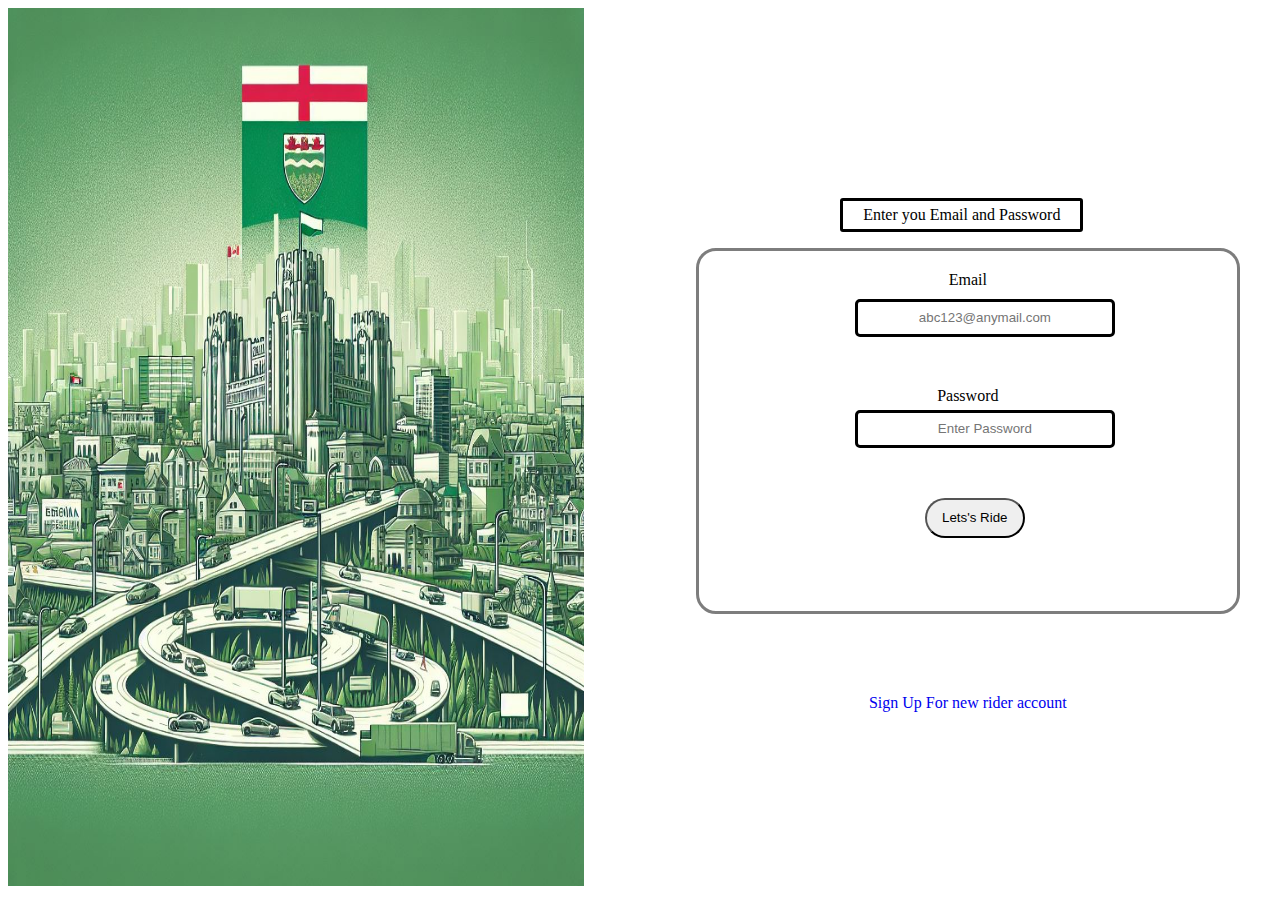
<file: index.html>
<!DOCTYPE html>
<html lang="en">
<head>
    <meta charset="UTF-8">
    <meta name="viewport" content="width=device-width, initial-scale=1.0">
    <title>LoginRiders</title>
    <link rel="StyleSheet" href="main.css">
    <link rel="shortcut icon" href="Imgs/favi.ico" type="image/x-icon">
    <script src="js/eventHandler.js"></script>
</head>
<body>

<div class="Container-class" id="Container-id">

    
    <div class="imageFlex">
      <img src="Imgs/MainBg.jpeg" class="imageClass">
    </div>

    <div class="loginFlex">
    <p class="advice" id="adviceBox">Enter you Email and Password</p>

     <form method="post" class="formSpace">
        <label class="emailClass">Email </label> <input type="textbox" placeholder="abc123@anymail.com" class="emailBox" id="loginEmail">
        
         <label class="passwordClass" >Password </label> <input type="password" placeholder="Enter Password" class="passwordBox" id="loginPassword">
        
        <button type="Submit" class="submitButton" >Lets's Ride</button>
        
     </form> 
     <a href="signUp.html" class="signUplink">Sign Up For new rider account</a>
    </div>
</div>


    
</body>
<script src="js/index.js"></script>
</html>
</file>
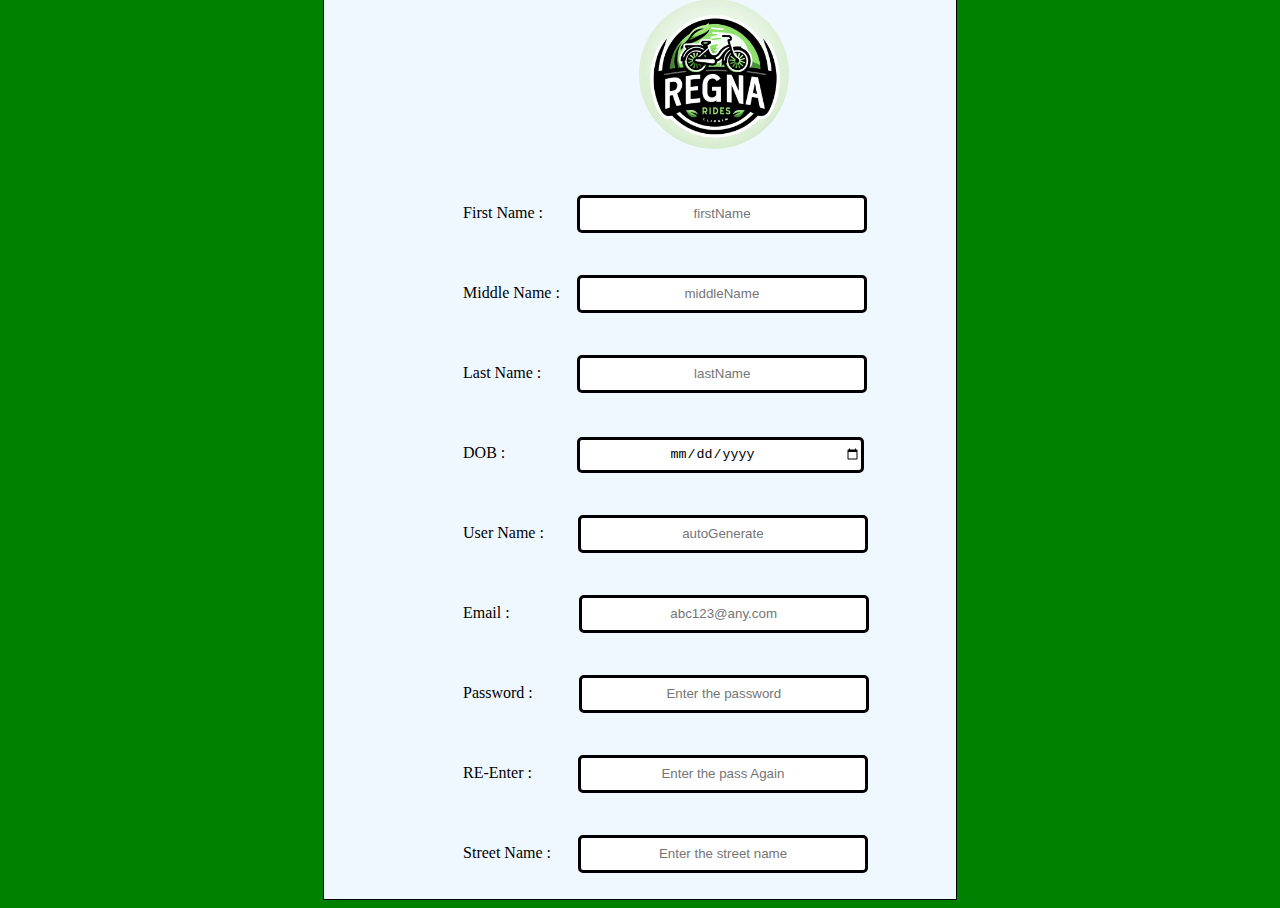
<file: signUp.html>
<!DOCTYPE html>
<html lang="en">
<head>
    <meta charset="UTF-8">
    <meta name="viewport" content="width=device-width, initial-scale=1.0">
    <title>SignUpRider</title>
    <link rel="StyleSheet" href="main.css">
    <link rel="shortcut icon" href="Imgs/favi.ico" type="image/x-icon">
    <script src="js/eventHandler.js"></script>
</head>
<body class="bodyContainer">
    
    <div class="signUpContainer">
        <img src="Imgs/Logo.jpeg" height="150px" class="RRLogo">
        
        <form method="post">
            <div class="formContainer">
    
             <label>First Name : </label><input type="text" placeholder="firstName" class="FNinputBox" id="fName">
             <br>
          
             <label>Middle Name : </label><input type="text" placeholder="middleName" class="MNinputBox" id="mName">
             <br>
             
             <label>Last Name : </label><input type="text" placeholder="lastName" class="LNinputBox" id="lName">
             <br>
          
             <label>DOB : </label><input type="date" class="DOBinputBox" id="dob">
             <br>
           
             <label>User Name : </label><input type="userName" placeholder="autoGenerate" class="UNinputBox" id="uName">
             <br>
           
             <label>Email : </label><input type="email" placeholder="abc123@any.com" class="EMinputBox" id="emailSignUp">
             <br>
           
             <label>Password : </label><input type="password" placeholder="Enter the password" class="PSinputBox" id="passwordSignUp">
             <br>
           
             <label>RE-Enter : </label><input type="password" placeholder="Enter the pass Again" class="CPSinputBox" id="CpasswordSignUp">
             <br>
           
             <label>Street Name : </label><input type="text" placeholder="Enter the street name" class="SNinputBox" id="streetName">
             <br>
           
             <label>Postal Code : </label><input type="text" placeholder="Postal Code" class="PCinputBox" id="postalCode">
             <br>
          
             <label>City :  </label><input tpye="text" placeholder="City" class="CITYinputBox" id="city">
             <br>
          
             <label>Province : </label> <input type="text" placeholder="Province" class="PROVinputBox" id="province">
             <br>

             <button class="signUpSubmitButton" type="submit">SUBMIT</button>
          
            </div>

            

        </form>

    </div>
</body>
<script src="js/signUp.js"></script>
</html>
</file>
<file: main.css>
/* This is the main css of all pages */


/* login page */
div.Container-class
{
   width: 99.1vw;
   height: 97.5vh;
   display: flex;
   overflow-y: auto;
   overflow-x: hidden;
   
}

div.Container-class::-webkit-scrollbar
{
    display: none;
}


img.imageClass
{
height: 99vh;
width: 45vw;
} 

div.loginFlex
{
   display: flex;
   justify-content: center;
   align-items: center; 
   flex-direction: column;
   
}
p.advice
{
   border-color: black;
   border-style: solid;
   border-radius: 3px;
   padding-left : 20px;
   padding-right: 20px;
   text-align: center;
   margin-left: 100px;
   padding-top: 5px;
   padding-bottom: 5px;
}

form.formSpace
{
display: flex;
flex-direction: column;
width:42vw;
gap:30px;
border: 3px solid #7d7d7d;
border-radius: 20px;
height: 40vh;
text-align: center;
margin-left: 112px;  
}

label.emailClass
{
margin-top: 20px;
}

input.emailBox
{
text-align: center;
width: 250px;
border-radius: 5px;
margin-left: 29%;
height: 30px;
margin-top: -20px;
border-width: 3px;
border-color: black;
border-style: solid;
}

label.passwordClass
{
margin-top: 20px;
}

input.passwordBox
{
text-align: center;
width: 250px;
margin-left: 29%;
border-radius: 5px;
height: 30px;
margin-top: -25px;
border-width: 3px;
border-color: black;
border-style: solid;
}

button.submitButton
{
width: 100px;
border-radius: 50px;
margin-left: 42%;
height: 40px;
margin-top: 20px;
} 

a.signUplink
{
margin-top: 80px;
text-decoration: none;
margin-left: 112px;  
}


/* This is for the the signup page */

body.bodyContainer
{
   display: flex;
   flex-direction: column;
   align-items: center;
   justify-content: center;
   background-color: green;

}


div.signUpContainer
{
   
   background-color: aliceblue;
   width: 50%;
   border-color: black;
   border-width: 0.2px;
   border-style: solid;
   height: 100vh;
   overflow-y: auto;
   margin-top: -10px;

}


div.signUpContainer::-webkit-scrollbar
{
   
  display: none;

}



div.formContainer
{
  padding-left: 22%;
  padding-top:100px;
  line-height: 80px;
}

input.FNinputBox
{
   margin-left: 30px;
   height: 30px;
   border-color: black;
   border-radius: 5px;
   border-width: 3px;
   border-style: solid;
   text-align: center;
   width: 280px;
}
input.MNinputBox
{
   margin-left: 13px;
   height: 30px;
   border-color: black;
   border-radius: 5px;
   border-width: 3px;
   border-style: solid;
   text-align: center;
   width: 280px;
}
input.LNinputBox
{
   margin-left: 32px;
   height: 30px;
   border-color: black;
   border-radius: 5px;
   border-width: 3px;
   border-style: solid;
   text-align: center;
   width: 280px;
}
input.DOBinputBox
{
   margin-left: 68px;
   height: 30px;
   border-color: black;
   border-radius: 5px;
   border-width: 3px;
   border-style: solid;
   text-align: center;
   width: 280px;
}
input.UNinputBox
{
   margin-left: 30px;
   height: 30px;
   border-color: black;
   border-radius: 5px;
   border-width: 3px;
   border-style: solid;
   text-align: center;
   width: 280px;
}
input.EMinputBox
{
   margin-left: 65px;
   height: 30px;
   border-color: black;
   border-radius: 5px;
   border-width: 3px;
   border-style: solid;
   text-align: center;
   width: 280px;
}
input.PSinputBox
{
   margin-left: 42px;
   height: 30px;
   border-color: black;
   border-radius: 5px;
   border-width: 3px;
   border-style: solid;
   text-align: center;
   width: 280px;
}
input.CPSinputBox
{
   margin-left: 42px;
   height: 30px;
   border-color: black;
   border-radius: 5px;
   border-width: 3px;
   border-style: solid;
   text-align: center;
   width: 280px;
}
input.SNinputBox
{
   margin-left: 23px;
   height: 30px;
   border-color: black;
   border-radius: 5px;
   border-width: 3px;
   border-style: solid;
   text-align: center;
   width: 280px;
}
input.PCinputBox
{
   margin-left: 26px;
   height: 30px;
   border-color: black;
   border-radius: 5px;
   border-width: 3px;
   border-style: solid;
   text-align: center;
   width: 280px;
}
input.CITYinputBox
{
   margin-left: 75px;
   height: 30px;
   border-color: black;
   border-radius: 5px;
   border-width: 3px;
   border-style: solid;
   text-align: center;
   width: 280px;
}
input.PROVinputBox
{
   margin-left: 45px;
   height: 30px;
   border-color: black;
   border-radius: 5px;
   border-width: 3px;
   border-style: solid;
   text-align: center;
   width: 280px;
}
button.signUpSubmitButton
{
   margin-left: 170px;
   height: 40px;
   border-radius: 20px;
   margin-top: 40px;
}

img.RRLogo
{
   border-radius: 50%;
   margin-left: 315px;
   margin-bottom: -80px;
}
</file>
